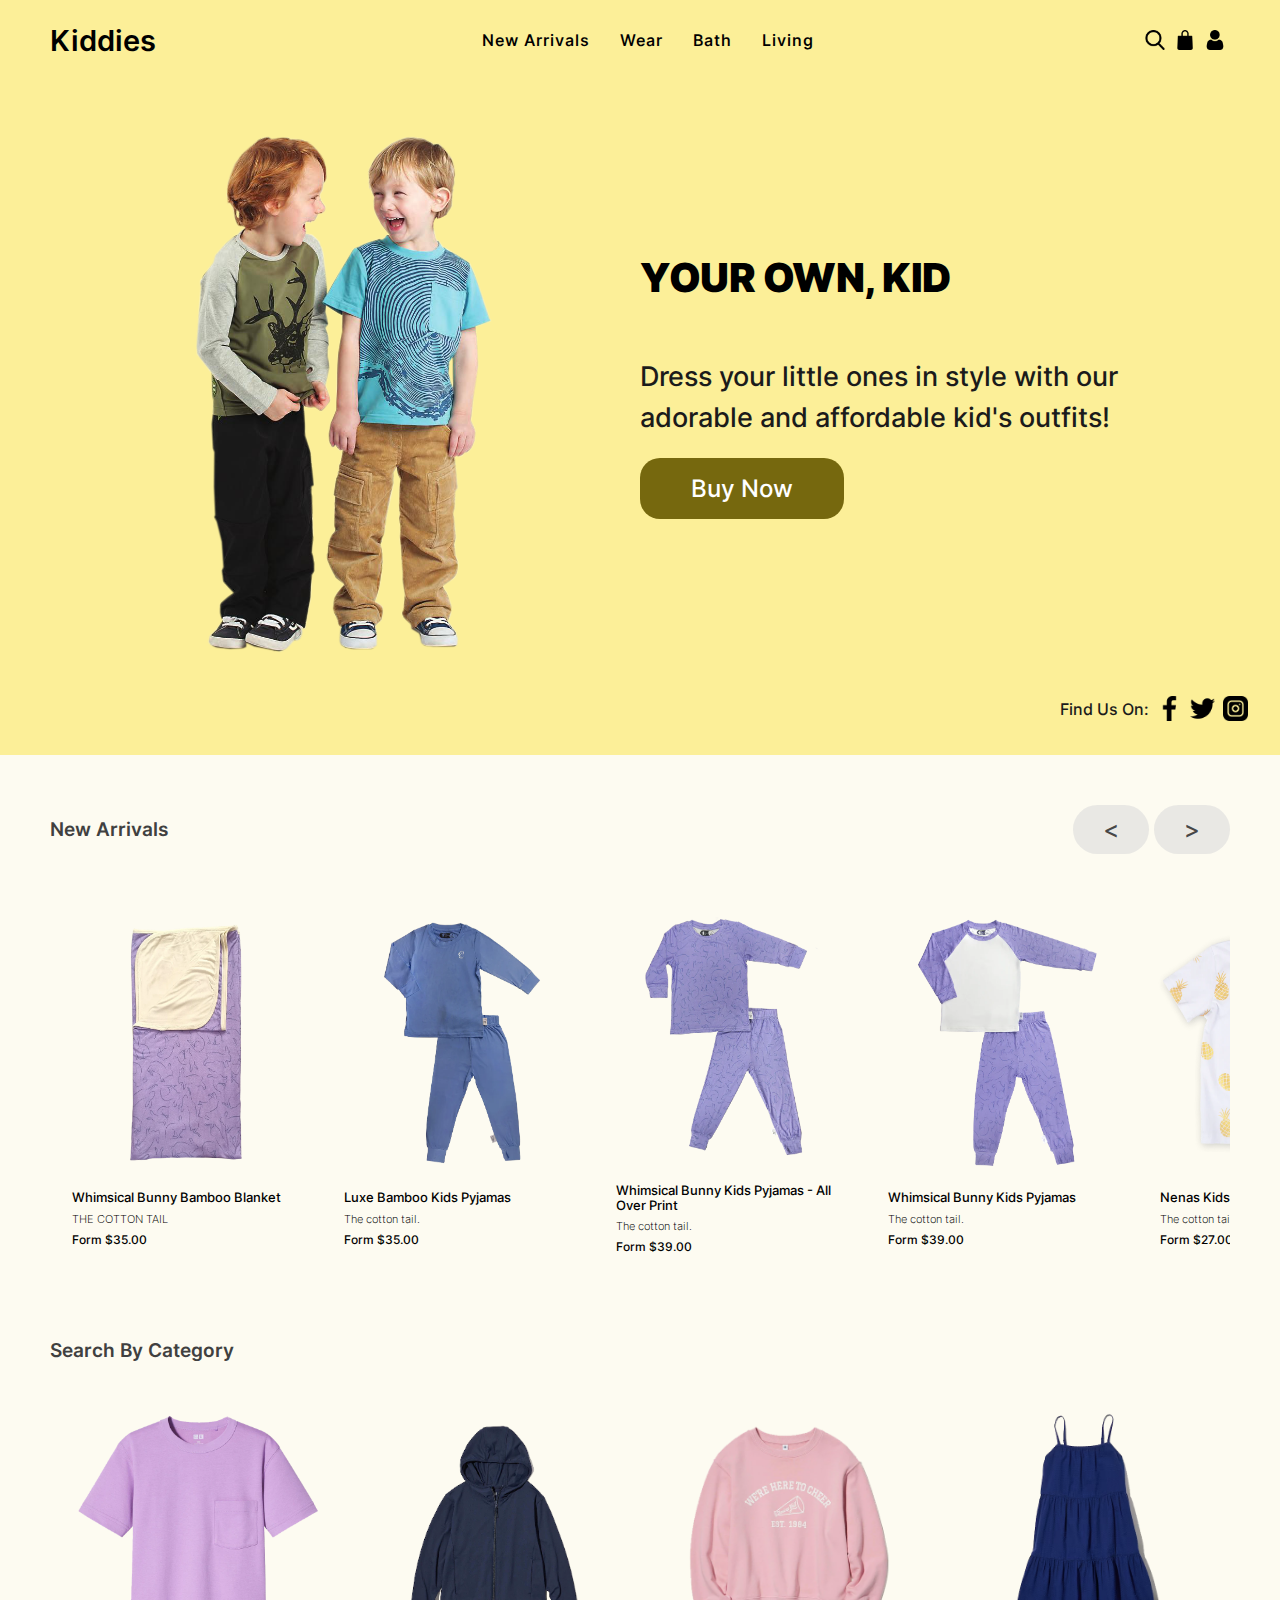
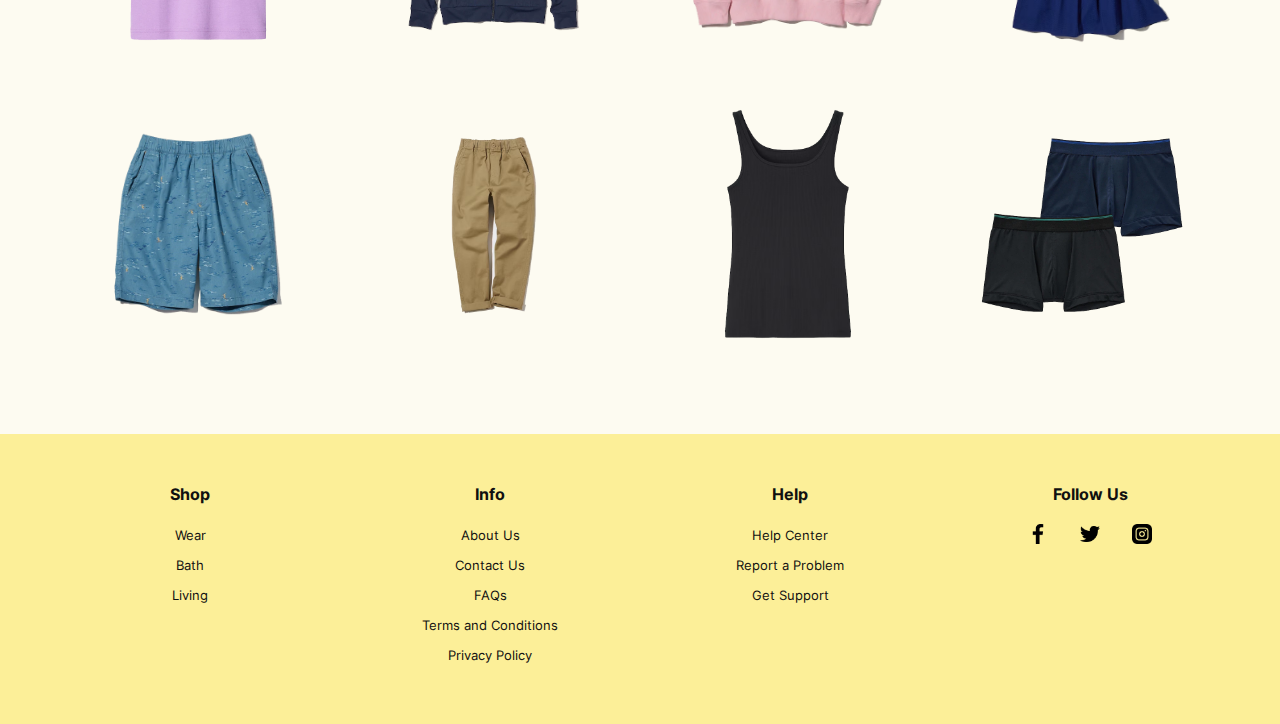
<file: index.html>
<!DOCTYPE html>
<html lang="en" dir="ltr">
  <head>
    <meta charset="utf-8">
    <link rel="stylesheet" href="style/style.css">
    <link rel="stylesheet" href="https://cdnjs.cloudflare.com/ajax/libs/font-awesome/5.15.2/css/all.min.css"/>
    <meta name="viewport" content="width=device-width, initial-scale=1.0">
    <meta name="theme-color" content="#FCEF98">
  </head>
  <body>
    <div class="container">
      <input type="checkbox" id="click">
      <input type="checkbox" id="search">
    <nav class="nav-hero">
      <div class="logo"><a href="index.html">Kiddies</a></div>
      <ul id="menu">
        <li class="search-fn"><a href="new.html">New Arrivals</a></li>
        <li class="search-fn"><a href="#">Wear</a></li>
        <li class="search-fn"><a href="#">Bath</a></li>
        <li class="search-fn"><a href="#">Living</a></li>
        <li class="ico-menu-mobile"><a href="#" >Profile</a></li>
        <div class="search ico-menu-mobile">
          <input type="text" placeholder="Search">
          <label for="search" class="menu-desktop">
            <img src="resource/img/reject.png" alt="" id="ico-search-cancel">
          </label>
        </div>
      </ul>
      <div class="ico-nav">
        <label for="search">
          <img src="resource/img/search.png" alt="" id="ico-search" class="menu-desktop">
        </label>
        <img src="resource/img/bag.png" alt="">
        <img src="resource/img/user.png" alt="" class="menu-desktop">
        <label for="click" class="menu-btn ico-menu-mobile">
          <i class="fa fa-bars"></i>
        </label>
      </div>
    </nav>

    <div class="content-index">
      <section class="section-hero">
        <div class="hero">
          <div class="hero-img-box">
            <img src="resource/index/img/kids.png" alt="Woman enjoying food, meals in storage container, and food bowls on a table" class="hero-img" />
          </div>
          <div class="hero-text-box">
            <h1 class="heading-primary">
              YOUR OWN, KID
            </h1>
            <p class="hero-description">
              Dress your little ones in style with our adorable and affordable kid's outfits!
            </p>
            <a href="new.html" class="buy-btn btn--fill">Buy Now
            </a>
          </div>
          
        </div>
        <div class="hero-contact">
          <p>
            Find Us On:
          </p>
          <a href=""><img src="resource/img/facebook.png" alt=""></a>
          <a href=""><img src="resource/img/twitter.png" alt=""></a>
          <a href=""><img src="resource/img/instagram.png" alt=""></a>
        </div>
      </section>
      <div class="container-index">
        <div class="new-arrival-browse">
          <div class="top-new-arrival-browse">
            <h3>New Arrivals</h3>
            <div class="new-arrval-scroll-btn">
              <button id="slideLeft" type="button" onclick="index_scrollLeft()">&lt</button>
              <button id="slideRight" type="button" onclick="index_scrollRight()">&gt</button>
            </div>
          </div>
          <div class="browse-scrolling-wrapper" id="newarrval-browse-scrolling-wrapper">
           
            <a class="card" href="./products/Whimsical-Bunny-Bamboo-Blanket.html">
              <div class="mainimage">
                <img src="resource/card/img/Blanket-Purplecopy.jpg">
              </div>
              <h4>Whimsical Bunny Bamboo Blanket</h4>
              <div class="infoproduct">THE COTTON TAIL</div>
              <div class="price">Form $35.00</div>     
            </a>
            <a class="card" href="#">
              <div class="mainimage">
              <img src="resource/card/img/KidsPyjamas2YBluecopy-3.png">
              </div>
              <h4>Luxe Bamboo Kids Pyjamas</h4>
              <div class="infoproduct">The cotton tail.</div>
              <div class="price">Form $35.00</div>
           
            </a>
            <a class="card" href="#">
              <div class="mainimage">
              <img src="resource/card/img/KidsPyjamas2YPurplecopy-4_9651c843-cb1c-444a-ad5a-7de09e6c83a7.png">
              </div>
              <h4>Whimsical Bunny Kids Pyjamas - All Over Print</h4>
              <div class="infoproduct">The cotton tail.</div>
              <div class="price">Form $39.00</div>
            </a>
            
            <a class="card" href="#">
              <div class="mainimage">
              <img src="resource/card/img/KidsPyjamasPrintedSleve2YPurple-1_b7011c9d-1867-4db7-a0e0-1290c751f648.png">
              </div>
              <h4>Whimsical Bunny Kids Pyjamas</h4>
              <div class="infoproduct">The cotton tail.</div>
              <div class="price">Form $39.00</div>

            </a>
            <a class="card" href="#">
              <div class="mainimage">
                <img src="resource/card/img/NenasKids-WhiteFront.png">
              </div>
              <h4>Nenas Kids Tshirt - White</h4>
              <div class="infoproduct">The cotton tail.</div>
              <div class="price">Form $27.00</div>       
            </a>
            <a class="card" href="#">
              <div class="mainimage">
                <img src="resource/card/img/Shorttall0-3mPurplecopy-7.png">
              </div>
              <h4>Whimsical Bunny Zip Shortall</h4>
              <div class="infoproduct">The cotton tail.</div>
              <div class="price">Form $35.00</div>      
            </a>
            <a class="card" href="#">
              <div class="mainimage">
                <img src="resource/card/img/Stella-Kids1-3Y.png">
              </div>
              <h4>Stella Galaxy Toddler Tshirt</h4>
              <div class="infoproduct">The cotton tail.</div>
              <div class="price">Form $29.00</div>    
            </a>
            <a class="card card-view-all" href="new.html"><h6>View All</h6></a>
           
          </div>
        </div>
        <div class="category-browse">
        <h3>Search By Category</h3>
        <div class="category-card">
           <a href="#" class="category-card-element">
              <div class="category-card-element-title">
               TOP
              </div>
              <img src="resource/index/img/top.png" alt="">
            </a>
           <a href="#" class="category-card-element">
            <div class="category-card-element-title">
              OUTERWEAR
             </div>
             <img src="resource/index/img/outerwear.png" alt="">
            </a>
           <a href="#" class="category-card-element">
            <div class="category-card-element-title">
              SWEAT
             </div>
             <img src="resource/index/img/sweat.png" alt="">
            </a>
         <a href="#" class="category-card-element">
          <div class="category-card-element-title">
            DRESS
           </div>
           <img src="resource/index/img/dress.png" alt="">
          </a>
       <a href="#" class="category-card-element">
        <div class="category-card-element-title">
         SHORTS
        </div>
        <img src="resource/index/img/shorts.png" alt="">
      </a>
     <a href="#" class="category-card-element">
      <div class="category-card-element-title">
        PANTS
       </div>
       <img src="resource/index/img/pants.png" alt="">
      </a>
     <a href="#" class="category-card-element">
      <div class="category-card-element-title">
        BRA & BRATOP
       </div>
       <img src="resource/index/img/bra.png" alt="">
      </a>
   <a href="#" class="category-card-element">
    <div class="category-card-element-title">
      BRIEFS & BOXERS
     </div>
     <img src="resource/index/img/briefsandboxes.png" alt="">
    </a>
        </div>
      </div>
      </div>
     
     
    </div>

    <footer>
      <div class="f_container">
        <div class="footer-section">
          <h4>Shop</h4>
          <ul>
            <li><a href="#">Wear</a></li>
            <li><a href="#">Bath</a></li>
            <li><a href="#">Living</a></li>
          </ul>
        </div>
        <div class="footer-section">
          <h4>Info</h4>
          <ul>
            <li><a href="#">About Us</a></li>
            <li><a href="#">Contact Us</a></li>
            <li><a href="#">FAQs</a></li>
            <li><a href="#">Terms and Conditions</a></li>
            <li><a href="#">Privacy Policy</a></li>
          </ul>
        </div>
        <div class="footer-section">
          <h4>Help</h4>
          <ul>
            <li><a href="#">Help Center</a></li>
            <li><a href="#">Report a Problem</a></li>
            <li><a href="#">Get Support</a></li>
          </ul>
        </div>
        <div class="footer-section">
          <h4>Follow Us</h4>
          <ul class="contact-footer">
            <li><a href=""><img src="resource/img/facebook.png" alt=""></a></li>
            <li><a href=""><img src="resource/img/twitter.png" alt=""></a></li>
            <li><a href=""><img src="resource/img/instagram.png" alt=""></a></li>
          </ul>
        </div>
      </div>
    </footer>
    
    
  </div>
  <script src="style/style.js"></script>
  </body>
</html>
</file>
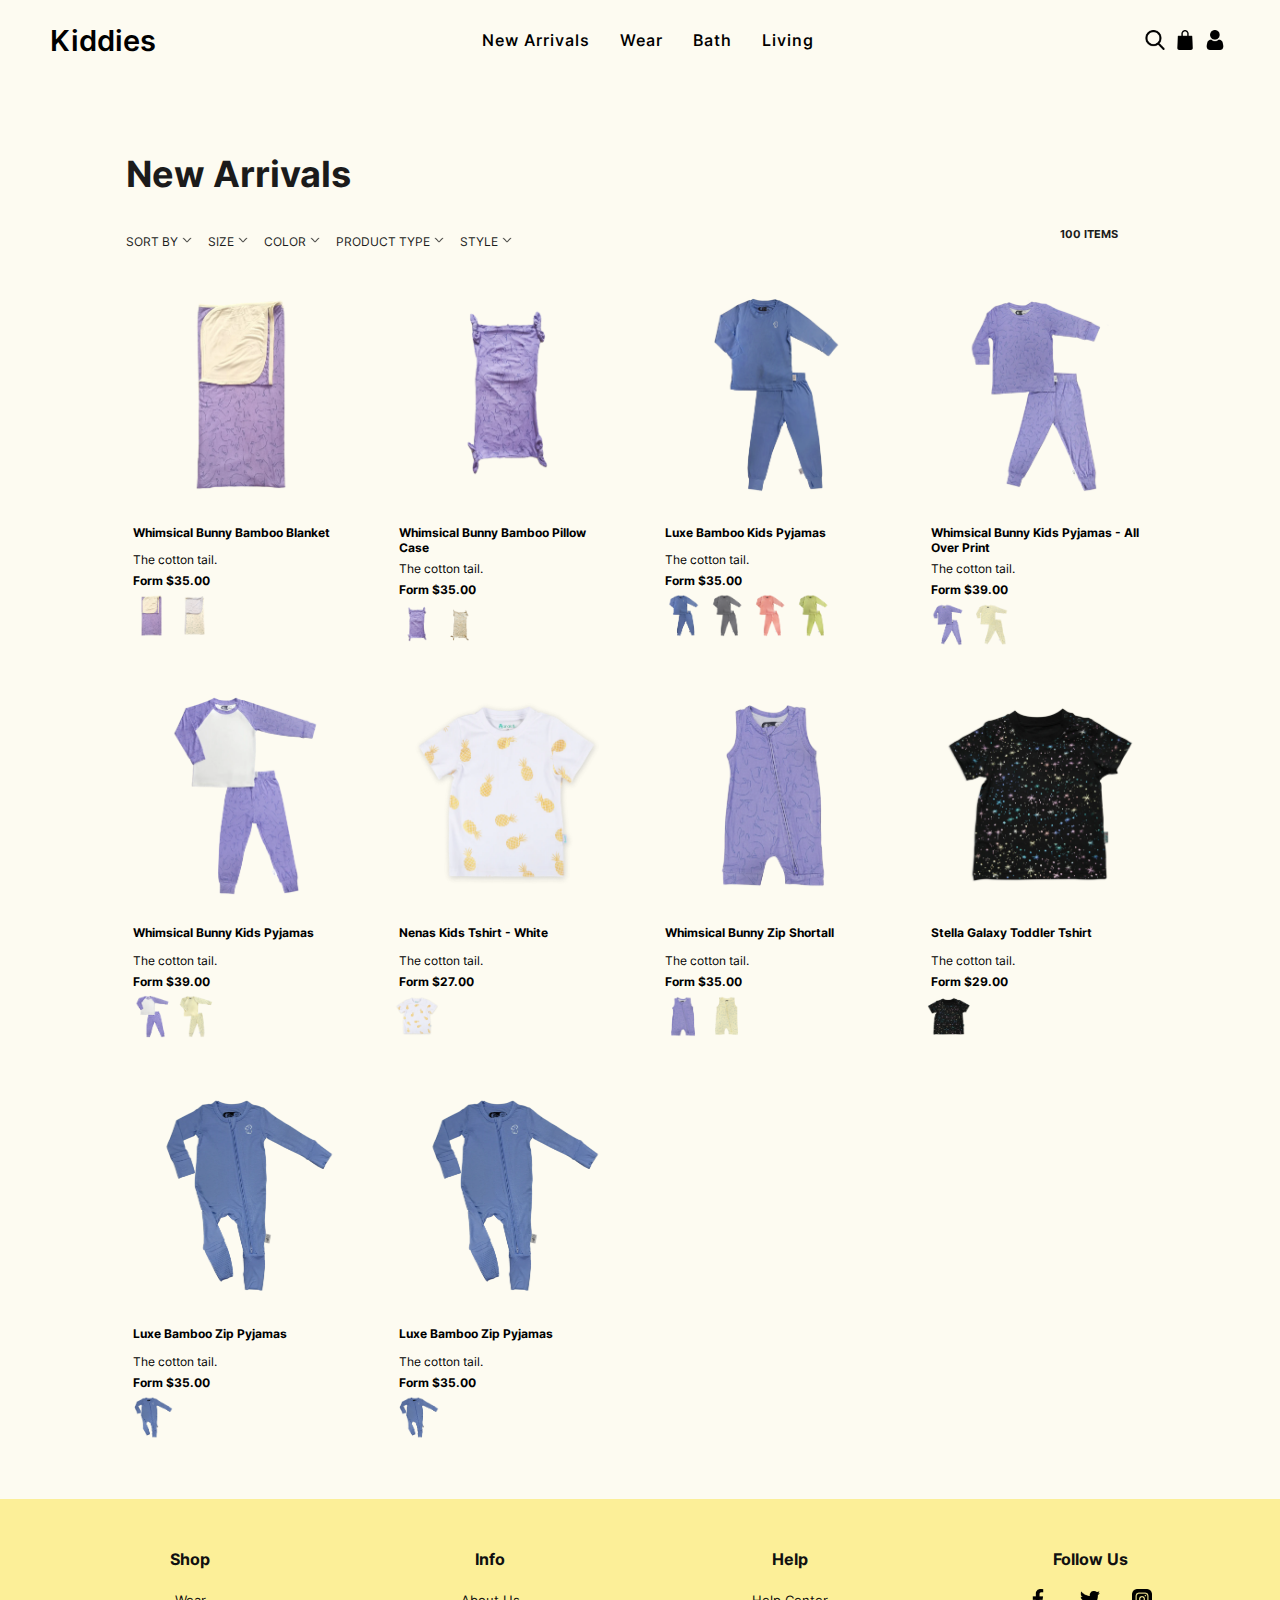
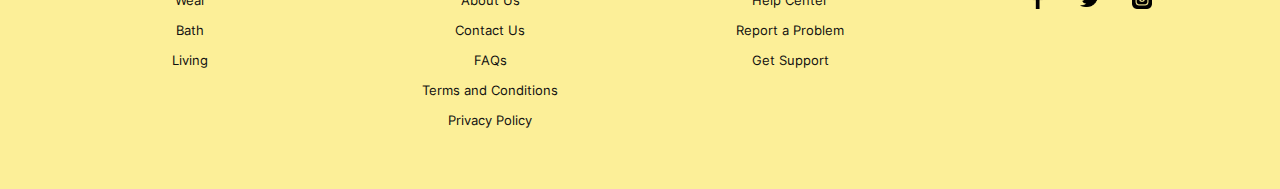
<file: new.html>
<!DOCTYPE html>
<html lang="en" dir="ltr">
  <head>
    <meta charset="utf-8">
    <link rel="stylesheet" href="style/style.css">
    <link rel="stylesheet" href="https://cdnjs.cloudflare.com/ajax/libs/font-awesome/5.15.2/css/all.min.css"/>
    <meta name="viewport" content="width=device-width, initial-scale=1.0">
    <meta name="theme-color" content="#FDFBF1">
  </head>
  <body>
    <div class="container">
      <input type="checkbox" id="click">
      <input type="checkbox" id="search">
      <nav>
        <div class="logo"><a href="index.html">Kiddies</a></div>
        <ul id="menu">
          <li class="search-fn"><a href="new.html">New Arrivals</a></li>
          <li class="search-fn"><a href="#">Wear</a></li>
          <li class="search-fn"><a href="#">Bath</a></li>
          <li class="search-fn"><a href="#">Living</a></li>
          <li class="ico-menu-mobile"><a href="#" >Profile</a></li>
          <div class="search ico-menu-mobile">
            <input type="text" placeholder="Search">
            <label for="search" class="menu-desktop">
              <img src="resource/img/reject.png" alt="" id="ico-search-cancel">
            </label>
          </div>
        </ul>
        <div class="ico-nav">
          <label for="search">
            <img src="resource/img/search.png" alt="" id="ico-search" class="menu-desktop">
          </label>
          <img src="resource/img/bag.png" alt="">
          <img src="resource/img/user.png" alt="" class="menu-desktop">
          <label for="click" class="menu-btn ico-menu-mobile">
            <i class="fa fa-bars"></i>
          </label>
        </div>
      </nav>



    <div class="content">
      <div class="topfilter">
        <h3>New Arrivals</h3>
        <div class="row">
            <ul>
                <li>SORT BY<img src="resource/img/down-arrow.png"></li>
                <li>SIZE<img src="resource/img/down-arrow.png"></li>
                <li>COLOR<img src="resource/img/down-arrow.png"></li>
                <li>PRODUCT TYPE<img src="resource/img/down-arrow.png"></li>
                <li>STYLE<img src="resource/img/down-arrow.png"></li>
            </ul>
            <h4>100 ITEMS</h4>
        </div>

      </div>
      <div class="card-container">
        <a class="card" href="./products/Whimsical-Bunny-Bamboo-Blanket.html">
          <div class="mainimage">
            <img src="resource/card/img/Blanket-Purplecopy.jpg">
          </div>
          <h4>Whimsical Bunny Bamboo Blanket</h4>
          <div class="infoproduct">The cotton tail.</div>
          <div class="price">Form $35.00</div>
          <div class="containimg">
            <img src="resource/card/img/Blanket-Purplecopy.jpg">
            <img src="resource/card/img/Blanket-Yellowcopy.png">
          </div>        
        </a>

        
        <a class="card" href="#">
          <div class="mainimage">
          <img src="resource/card/img/20221206_155318_mh1670347618729.png">
          </div>
          <h4>Whimsical Bunny Bamboo Pillow Case</h4>
          <div class="infoproduct">The cotton tail.</div>
          <div class="price">Form $35.00</div>
          <div class="containimg">
            <img src="resource/card/img/20221206_155318_mh1670347618729.png">
            <img src="resource/card/img/20221206_155529_mh1670347688756.png">
          </div>
        </a>
        <a class="card" href="#">
          <div class="mainimage">
          <img src="resource/card/img/KidsPyjamas2YBluecopy-3.png">
          </div>
          <h4>Luxe Bamboo Kids Pyjamas</h4>
          <div class="infoproduct">The cotton tail.</div>
          <div class="price">Form $35.00</div>
          <div class="containimg">
            <img src="resource/card/img/KidsPyjamas2YBluecopy-3.png">
            <img src="resource/card/img/KidsPyjamas2YCharcoalcopy-1.png">
            <img src="resource/card/img/KidsPyjamas2YCoralcopy-3.png">
            <img src="resource/card/img/KidsPyjamas2YGreencopy-5.png">
          </div>
        </a>
        <a class="card" href="#">
          <div class="mainimage">
          <img src="resource/card/img/KidsPyjamas2YPurplecopy-4_9651c843-cb1c-444a-ad5a-7de09e6c83a7.png">
          </div>
          <h4>Whimsical Bunny Kids Pyjamas - All Over Print</h4>
          <div class="infoproduct">The cotton tail.</div>
          <div class="price">Form $39.00</div>
          <div class="containimg">
            <img src="resource/card/img/KidsPyjamas2YPurplecopy-4_9651c843-cb1c-444a-ad5a-7de09e6c83a7.png">
            <img src="resource/card/img/KidsPyjamas2YYellowcopy-4_a62dd382-5dc8-4c66-b51e-09eee2dc6926.png">
          </div>
        </a>
        
        <a class="card" href="#">
          <div class="mainimage">
          <img src="resource/card/img/KidsPyjamasPrintedSleve2YPurple-1_b7011c9d-1867-4db7-a0e0-1290c751f648.png">
          </div>
          <h4>Whimsical Bunny Kids Pyjamas</h4>
          <div class="infoproduct">The cotton tail.</div>
          <div class="price">Form $39.00</div>
          <div class="containimg">
            <img src="resource/card/img/KidsPyjamasPrintedSleve2YPurple-1_b7011c9d-1867-4db7-a0e0-1290c751f648.png">
            <img src="resource/card/img/KidsPyjamasPrintedSleve2YYellow-1_f81c34d8-2947-4ad5-bde2-2a467f3834ba.png">
          </div>
        </a>
        <a class="card" href="#">
          <div class="mainimage">
            <img src="resource/card/img/NenasKids-WhiteFront.png">
          </div>
          <h4>Nenas Kids Tshirt - White</h4>
          <div class="infoproduct">The cotton tail.</div>
          <div class="price">Form $27.00</div>
          <div class="containimg">
            <img src="resource/card/img/NenasKids-WhiteFront.png">
          </div>        
        </a>
        <a class="card" href="#">
          <div class="mainimage">
            <img src="resource/card/img/Shorttall0-3mPurplecopy-7.png">
          </div>
          <h4>Whimsical Bunny Zip Shortall</h4>
          <div class="infoproduct">The cotton tail.</div>
          <div class="price">Form $35.00</div>
          <div class="containimg">
            <img src="resource/card/img/Shorttall0-3mPurplecopy-7.png">
            <img src="resource/card/img/Shorttall0-3mYellowcopy-7.png">
          </div>        
        </a>
        <a class="card" href="#">
          <div class="mainimage">
            <img src="resource/card/img/Stella-Kids1-3Y.png">
          </div>
          <h4>Stella Galaxy Toddler Tshirt</h4>
          <div class="infoproduct">The cotton tail.</div>
          <div class="price">Form $29.00</div>
          <div class="containimg">
            <img src="resource/card/img/Stella-Kids1-3Y.png">
          </div>        
        </a>
        <a class="card" href="#">
          <div class="mainimage">
            <img src="resource/card/img/ZipSuit0-3mBluecopy-7.png">
          </div>
          <h4>Luxe Bamboo Zip Pyjamas</h4>
          <div class="infoproduct">The cotton tail.</div>
          <div class="price">Form $35.00</div>
          <div class="containimg">
            <img src="resource/card/img/ZipSuit0-3mBluecopy-7.png">
          </div>        
        </a>
        <a class="card" href="#">
          <div class="mainimage">
            <img src="resource/card/img/ZipSuit0-3mBluecopy-7.png">
          </div>
          <h4>Luxe Bamboo Zip Pyjamas</h4>
          <div class="infoproduct">The cotton tail.</div>
          <div class="price">Form $35.00</div>
          <div class="containimg">
            <img src="resource/card/img/ZipSuit0-3mBluecopy-7.png">
          </div>        
        </a>
      </div> 
    </div>
     
    </div>

    <footer>
      <div class="f_container">
        <div class="footer-section">
          <h4>Shop</h4>
          <ul>
            <li><a href="#">Wear</a></li>
            <li><a href="#">Bath</a></li>
            <li><a href="#">Living</a></li>
          </ul>
        </div>
        <div class="footer-section">
          <h4>Info</h4>
          <ul>
            <li><a href="#">About Us</a></li>
            <li><a href="#">Contact Us</a></li>
            <li><a href="#">FAQs</a></li>
            <li><a href="#">Terms and Conditions</a></li>
            <li><a href="#">Privacy Policy</a></li>
          </ul>
        </div>
        <div class="footer-section">
          <h4>Help</h4>
          <ul>
            <li><a href="#">Help Center</a></li>
            <li><a href="#">Report a Problem</a></li>
            <li><a href="#">Get Support</a></li>
          </ul>
        </div>
        <div class="footer-section">
          <h4>Follow Us</h4>
          <ul class="contact-footer">
            <li><a href=""><img src="resource/img/facebook.png" alt=""></a></li>
            <li><a href=""><img src="resource/img/twitter.png" alt=""></a></li>
            <li><a href=""><img src="resource/img/instagram.png" alt=""></a></li>
          </ul>
        </div>
      </div>
    </footer>
    
    
  </div>

  <script src="style/style.js"></script>

  </body>
</html>
</file>
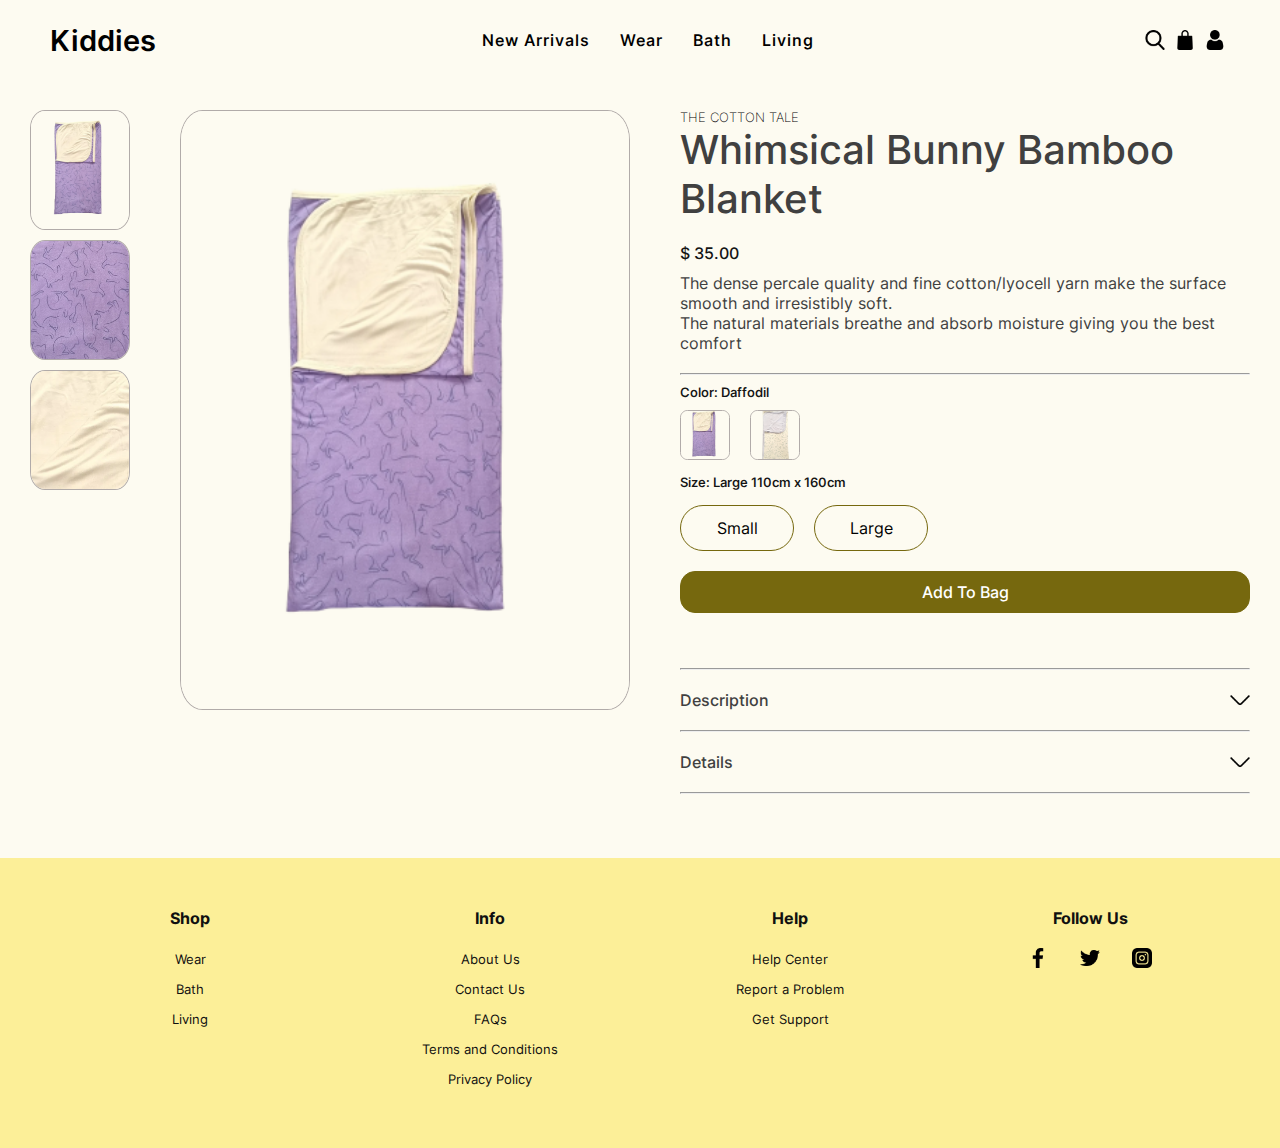
<file: products/Whimsical-Bunny-Bamboo-Blanket.html>
<!DOCTYPE html>
<html lang="en" dir="ltr">
  <head>
    <meta charset="utf-8">
    <link rel="stylesheet" href="../style/style.css">
    <link rel="stylesheet" href="https://cdnjs.cloudflare.com/ajax/libs/font-awesome/5.15.2/css/all.min.css"/>
    <meta name="viewport" content="width=device-width, initial-scale=1.0">
    <meta name="theme-color" content="#FDFBF1">
  </head>
  <body>
    <div class="container">
      <input type="checkbox" id="click">
      <input type="checkbox" id="search">
      <nav>
        <div class="logo"><a href="../index.html">Kiddies</a></div>
        <ul id="menu">
          <li class="search-fn"><a href="../new.html">New Arrivals</a></li>
          <li class="search-fn"><a href="#">Wear</a></li>
          <li class="search-fn"><a href="#">Bath</a></li>
          <li class="search-fn"><a href="#">Living</a></li>
          <li class="ico-menu-mobile"><a href="#" >Profile</a></li>
          <div class="search ico-menu-mobile">
            <input type="text" placeholder="Search">
            <label for="search" class="menu-desktop">
              <img src="../resource/img/reject.png" alt="" id="ico-search-cancel">
            </label>
          </div>
        </ul>
        <div class="ico-nav">
          <label for="search">
            <img src="../resource/img/search.png" alt="" id="ico-search" class="menu-desktop">
          </label>
          <img src="../resource/img/bag.png" alt="">
          <img src="../resource/img/user.png" alt="" class="menu-desktop">
          <label for="click" class="menu-btn ico-menu-mobile">
            <i class="fa fa-bars"></i>
          </label>
        </div>
      </nav>
    <main class="product-details">
      <div class="box1">
        <div class="item item1">
          <img src="../resource/product/img/item2.png">
        </div>
        <div class="item item2">
          <img src="../resource/product/img/item2-2.png">
        </div>
        <div class="item item3">
          <img src="../resource/product/img/item2-3.png">
        </div>
     
      </div>
      <div class="box2">
        <img src="../resource/product/img/item2.png">
      </div>

      <div class="box3">
        <div class="txt1">THE COTTON TALE</div>
        <div class="txt2">Whimsical Bunny Bamboo Blanket</div>
        <div class="txt3">$ 35.00</div>
        <div class="txt4">
          The dense percale quality and fine cotton/lyocell yarn make the
          surface smooth and irresistibly soft. <br>The natural materials breathe
          and absorb moisture giving you the best comfort
        </div>
        <hr>
        <div class="txt5">Color: Daffodil </div>
        <div class="photo">
          <div class="p1 photo1">
            <img src="../resource/product/img/item2.png">
          </div>
          <div class="p2 photo1">
            <img src="../resource/product/img/item1.png">
          </div>
        </div>
        <div class="txt6">Size: Large 110cm x 160cm</div>
        <div class="bt">
          <div class="b b1">Small</div>
          <div class="b b2">Large</div>
        </div>
        <div class="b b3"><a href="">Add To Bag</a></div>
        <br><hr>
        <div class="box4">
          <div class="txt7">Description</div>
          <div class="angleDown">
          <img src="../resource/img/angle-down.png">  
          </div>
        </div>
        <hr>
        <div class="box4">
        <div class="txt8">Details</div>
        <div class="angleDown">
          <img src="../resource/img/angle-down.png">   
        </div>
       </div> 
        <hr>
    </main>



    <footer>
      <div class="f_container">
        <div class="footer-section">
          <h4>Shop</h4>
          <ul>
            <li><a href="#">Wear</a></li>
            <li><a href="#">Bath</a></li>
            <li><a href="#">Living</a></li>
          </ul>
        </div>
        <div class="footer-section">
          <h4>Info</h4>
          <ul>
            <li><a href="#">About Us</a></li>
            <li><a href="#">Contact Us</a></li>
            <li><a href="#">FAQs</a></li>
            <li><a href="#">Terms and Conditions</a></li>
            <li><a href="#">Privacy Policy</a></li>
          </ul>
        </div>
        <div class="footer-section">
          <h4>Help</h4>
          <ul>
            <li><a href="#">Help Center</a></li>
            <li><a href="#">Report a Problem</a></li>
            <li><a href="#">Get Support</a></li>
          </ul>
        </div>
        <div class="footer-section">
          <h4>Follow Us</h4>
          <ul class="contact-footer">
            <li><a href=""><img src="../resource/img/facebook.png" alt=""></a></li>
            <li><a href=""><img src="../resource/img/twitter.png" alt=""></a></li>
            <li><a href=""><img src="../resource/img/instagram.png" alt=""></a></li>
          </ul>
        </div>
      </div>
    </footer>
    
    
  </div>

  <script src="../style/style.js"></script>

  </body>
</html>
</file>
<file: style/style.css>
@font-face {
  font-family: Inter;
  src: url(../style/Inter.ttf);
}
*{
  margin: 0;
  box-sizing: border-box;
  font-family: 'Inter';
} 
body {
  background-color: #FCEF98;
}
.container {
  display: flex;
  flex-direction: column;
  min-height: 100vh;
}
.container-index {
  padding: 50px 50px 50px 50px;
}


/* Nav */
.nav-hero {
  background-color: #FCEF98;
}
nav{
  display: flex;
  height: 80px;
  width: 100%;
  background: transparent;
  align-items: center;
  justify-content:space-between;
  padding: 0 50px 0 50px;
  flex-wrap: wrap;
  background-color:#FDFBF1 ;
}
nav .logo a{
  text-decoration: none;
  color: #000000;
  font-size: 1.8rem;
  font-weight: 600;
}
.menu{
  display: flex;
}
nav ul{
  display: flex;
  flex-wrap: wrap;
  list-style: none;
  padding-inline-start: 0;
}
nav ul li a{
  color: #000000;
  text-decoration: none;
  font-size: 1rem;
  font-weight: 550;
  padding: 8px 15px;
  border-radius: 5px;
  letter-spacing: 1px;
  transition: all 0.3s ease;
}
@media (hover: hover) and (pointer: fine) {
  nav ul li a.active,
  nav ul li a:hover{
    color: #111;
    font-size: 1.2rem;
  }
}
nav .menu-btn i{
  color: black;
  font-size: 22px;
  cursor: pointer;
  text-align: center;
}
nav .ico-nav .menu-btn i{
  margin-left: 5px;
  margin-right: 5px;
  transition: all 0.3s ease;
}
.menu-desktop{
  display: block;
}
.ico-nav{
 display: flex;
 justify-content: space-between;
}

.ico-nav img{
  cursor: pointer;
  width: 20px;
  height: 20px;
  margin-left: 5px;
  margin-right: 5px;
  transition: 0.3s ease;
}
@media (hover: hover) and (pointer: fine) {
  .ico-nav img:hover{
    width: 25px;
    height: 25px;
  }
  .search label img:hover{
    cursor: pointer;
    width: 25px;
    height: 25px;
    margin-left: 5px;
    margin-right: 5px;
  }

  .ico-nav img:hover{
    width: 25px;
    height: 25px;
  }
}
.search label img{
  display: flex;
  cursor: pointer;
  width: 20px;
  height: 20px;
  margin-left: 5px;
  margin-right: 5px;
  transition: 0.3s ease;

}
.ico-menu-mobile {
  display: none;
 }
.search{
  justify-content: space-between;
  align-items: center;
  transition: 0.3s cubic-bezier(0.68, -0.55, 0.265, 1.55);
}
.search input{
  min-width: 300px;
  min-height: 30px;
  background-color: transparent;
  border-color: #000000;
  border-style: solid;
  border-width: 2px;
  border-radius: 5px;
  Transition: all 0.3s ease;
  outline: none;
}

#click {
  display: none;
}
#search {
  display: none;
}

#search:checked ~ nav #menu .search-fn{
 display: none;
 }
#search:checked ~ nav #menu .search{
  display: flex;
}

@media (max-width: 1000px){
  nav{
    padding: 0 30px 0 30px;
  }
}
@media (max-width: 800px) {
   .ico-menu-mobile {
    display: block;
   }
   .ico-menu-mobile input{
    min-height: 50px;
    align-items: center;
    width: auto;
    background-color: #FCEF98;
    border-color: #000000;
    border-style: solid;
    border-width: 2px;
    border-radius: 5px;
    Transition: all 0.3s ease;
    outline: none;
    min-width: 125px !important;
   }
   .menu-btn{
    margin-left: 3px;
   }
   .menu-desktop{
    display: none;
  }
  nav .ico-nav-mobile .menu-btn{
    margin-left: 8px;
    display: block;

  }

  #click:checked ~ nav{
   background-color: #FCEF98;
  }
  
  #click:checked ~ nav .menu-btn i:before{
    content: "\f00d";
  }
 
  nav ul{
    position: fixed;
    top: 80px;
    left: -100%;
    background: #FCEF98;
    height: 100vh;
    width: 100%;
    text-align: center;
    align-items: center;
    display: block;
    transition: all 0.3s ease;
  }
  #click:checked ~ nav ul{
    background-color: #FCEF98;
    left: 0;
  }
  nav ul li{
    width: 100%;
    margin: 40px 0;
  }
  nav ul li a{
    width: 100%;
    margin-left: -100%;
    display: block;
    font-size: 1rem;
    transition: 0.3s cubic-bezier(0.68, -0.55, 0.265, 1.55);
  }
  #click:checked ~ nav ul li a{
    margin-left: 0px;
  }
  #click:checked ~ .content-index{
    display: none;
  }
  #click:checked ~ .content{
    display: none;
  }
  #click:checked ~ .product-details{
    display: none;
  }
  #click:checked ~ footer{
    display: none;
  }


  @media (hover: hover) and (pointer: fine) {
  nav ul li a.active,
  nav ul li a:hover{
    background: none;
    font-size: 1.2rem;
  }}
  .search{
    display: block !important;
  }
  .search-fn{
    display: block !important;
    }
}

/* Nav */

/* Content */

/*product-detail*/

.product-details {
  display: flex;
  justify-content: space-around;
  padding: 30px 30px;
  background-color: #FDFBF1;
  /* border: solid; */
  padding-bottom: 5%;
  flex: 1;
  gap: 50px;
}
.txt1 {
  font-weight: 200;
  font-size: 0.8rem;
}
.txt2{
  font-weight: 500;
  font-size: 2.5rem;
  color: #404040;
  margin-bottom: 20px;
}
.txt3{
  font-weight: 500;
  font-size: 1rem;
  color: #141414;
  margin-bottom: 10px;
}
.txt4{
  font-weight: 400;
  font-size: 1rem;
  color: #404040;
  margin-bottom: 20px;
}
.txt5{
  color: #141414;
  font-size: 0.8rem;
  font-weight: 550;
  margin-top: 10px;
  margin-bottom: 10px;
}
.txt6{
  color: #141414;
  font-size: 0.8rem;
  font-weight: 550;
  margin-bottom: 15px;
}
.txt7{
  font-weight: 500;
  font-size: 1rem;
  color: #404040;
  margin-bottom: 20px;
  margin-top: 20px;
  /* border: solid; */
}
.txt8{
  font-weight: 500;
  font-size: 1rem;
  color: #404040;
  margin-bottom: 20px;
  margin-top: 20px;
  /* border: solid; */
}
.angleDown{
  width: 20px;
  height: 20px;
  /* border: solid; */
}
.angleDown img {
  width: auto;
  height: 100%;
}
.box1 {

  display: flex;
  flex-direction: column;
  gap: 10px;
}
.item {
  width: 100px;
  height: 120px;
  /* border: solid; */
  border-radius: 15;
}
.item1 img{
  width: 100%;
  height: 100%;
  border: solid 1px;
  border-color: rgb(177, 171, 169);
  border-radius: 15%;
  object-fit: cover;
}
.item2 img{
  width: 100%;
  height: 100%;
  border: solid 1px;
  border-color: rgb(177, 171, 169);
  border-radius: 15%;
  object-fit: cover;
}
.item3 img{
  width: 100%;
  height: 100%;
  border: solid 1px;
  border-color: rgb(177, 171, 169);
  border-radius: 15%;
  object-fit: cover;
}
.item4 img{
  display: none;
  width: 100%;
  height: 100%;
  border: solid 1px;
  border-color: rgb(177, 171, 169);
  border-radius: 15%;
  object-fit: cover;
}
.box2 {
  display: flex;
  height: 600px;
  /* border: solid; */
  border-radius: 15;

}
.box2 img{
  width: 450px;
  height: 600px;
  border: solid 1px;
  border-color: rgb(177, 171, 169);
  border-radius: 5%;
  object-fit: cover;
}
.box3 {
  display: flex;
  /* border: solid; */
  flex-direction: column;
}
.box4 {
  display: flex;
  justify-content: space-between;
  /* border: solid; */
  align-items: center;
}
.photo {
  display: flex;
  margin-bottom: 15px;
  gap: 20px;
}
.bt {
  display: flex;
  gap: 20px;
  /* border: solid; */
  margin-bottom: 20px;
}
.photo{
  /* border: solid; */
  display: flex;
}
.photo1{
  border: grid;
  width: 50px;
  height: 50px;
}
.photo1 img{
  width: 100%;
  height: 100%;
  border: solid 1px;
  border-color: rgb(177, 171, 169);
  border-radius: 15%;
  object-fit: cover;
}

.b1{
  width: 20%;
  min-width: 98px;
  padding: 12px 0 12px 0;
  border: solid 1px #76680E;;
  border-radius: 25px;
  text-align: center;
}
.b2{
  width: 20%;
  min-width: 98px;
  padding: 12px 0 12px 0;
  border: solid 1px #76680E;;
  border-radius: 25px;
  text-align: center;
}
.b3{
  width: 100%;
  background-color: #76680E;
  border: solid 1px #76680E;;
  border-radius: 15px;
  text-align: center;
  max-height: 50px;
  padding: 10px 0 10px 0;
  margin-bottom: 35px;
}
.b3 a {
  color: white;
  /* padding: 8px 16px; */
  /* border: solid; */
  font-weight: 500;
  border-radius: 15;
  text-decoration: none;
}
@media (max-width: 1200px){
  .box2 {
    /* border: solid; */

    height: auto;
  }
  .b1{
    width: 20%;
  }
  .b2{
    width: 20%;
  }
  .b3{
    width: 100%;
    max-height: 50px;
    padding: 7px 0 7px 0;
  }
}
@media (max-width: 950px) {
  .product-details{
    flex-direction: row;
  }
  main{
    flex-wrap: wrap;
  }
  .box1{
    flex-direction: row;
    flex-wrap: wrap;
    order: 2;
  }
  .box2{
    order: 1;
    width: 100%;
    justify-content: center;
    align-items: center;
  }
  .box3{

    order: 3;
  }
}
@media (max-width: 610px) {
  .product-details{
    flex-direction: row;
  }
  main{
    display: inline-block;
  }
  .box1{
    flex-direction: row;
    flex-wrap: wrap;
  }
  .b1{
    width: 20%;
  }
  .b2{
    width: 20%;
  }
  .b3{
    width: 100%;
  }
  .box2 img {
    width: 350px;
    height: 500px;
  }
}
@media (max-width: 550px) {
  .product-details{
    flex-direction: row;
  }
  .box1{
    display: grid;
    grid-template-columns: auto auto;
    justify-content: center;
  }
  .box2 img {
    width: 250px;
    height: 400px;
  }
}
 @media (max-width: 300px) {
  .product-details{
    flex-direction: row;
  }
  .box2{
    height: 400px;
  }

  .box2 img {
    width: 150px;
    height: 300px;
  }
 }

/*product-detail*/


/*hero*/
.section-hero {
  background-color: #FCEF98;
  padding: 2rem 0 2rem 0;
}

.hero {

  max-width: 130rem;
  display: grid;
  grid-template-columns: 1fr 1fr;
  padding: 0 3rem;
  margin: 0 auto;
  align-items: center;
}

.heading-primary {
  font-size: 2.5rem;
  color: rgb(0, 0, 0);
  font-weight: 900;
  letter-spacing: -0.5px;
  line-height: 1.05;
  margin-bottom: 3.6rem;
  text-align: left;
}

.hero-description {
  font-size: 1.7rem;
  line-height: 1.5;
  margin-bottom: 1.2rem;
  text-align: left;
  font-weight: 500;
}

.hero-img {
  width: 80%;
  height: auto;
}
.hero-img-box{
  display: flex;
  justify-content: center;
}
.buy-btn {
  display: inline-block;
  font-size: 1.5rem;
  font-weight: 500;
  font-family: inherit;
  border: none;
  cursor: pointer;
  /* margin-top: 4.8rem; */
  padding: 1rem 3.2rem;
  text-decoration: none;
  border-radius: 20px;
  transition: all background-color 500ms;
}

.btn--fill:link,
.btn--fill:visited {
  background-color: #76680E;
  color: #fff;
  text-decoration: none;
}
@media (hover: hover) and (pointer: fine) {
.btn--fill,
.btn--fill:active {
  background-color: #9c903f;
  text-decoration: underline;
  text-decoration: none;
}
}
.hero-contact{
  display: flex;
  flex-wrap: wrap-reverse;
  justify-content: flex-end;
  align-items: center;
  margin-top: 2rem;
  margin-bottom: 0.1rem;
  margin-right: 2rem;
  gap: 0.5rem;
}

.hero-contact p{
  font-size: 1rem;
  font-weight: 500;

}
.hero-contact a img{
  height: 25px;
  display: block;
}
@media only screen and (max-width: 1080px) {
  .heading-primary {font-size: 1.9rem;}
  .hero-description {font-size: 1.4rem;}
  .buy-btn {
      font-size: 1rem;
      padding: 0.5rem 2.2rem;
    }
}

@media only screen and (max-width: 800px) {
  .heading-primary {font-size: 1.5rem;}
  .hero-description {font-size: 1rem;}
  .buy-btn {
      font-size: 1rem;
      padding: 0.5rem 2.2rem;
    }

    .hero{
      grid-template-columns: 1fr;
      row-gap: 2rem;
    }
    .hero-img{
      width: 60%;
    }
    .heading-primary {
      margin-bottom: 1.5rem ;
    }
    .hero-contact a img{
      height: 20px;
      display: block;
    }
}
/*new arrival brose*/
.new-arrival-browse{
  display: flex;
 flex-direction: column;
 margin-bottom: 30px;
}
.browse-scrolling-wrapper{
  display: flex;
  flex-wrap: nowrap;
  overflow-x: auto;
  -webkit-overflow-scrolling: touch;
}
.browse-scrolling-wrapper::-webkit-scrollbar-track
{
   background-color: transparent;
}

.browse-scrolling-wrapper::-webkit-scrollbar
{
  width: 20px;
}

.browse-scrolling-wrapper::-webkit-scrollbar-thumb
{
  background-color: #bcbbbb90;
  border-radius: 20px;
  border: 5px solid transparent;
  background-clip: content-box;
}
.browse-scrolling-wrapper .card{
  flex: 0 0 auto;
  margin: 0 1em 1.5em;
  height: 25em;
  width:15em;
  display: flex;
  flex-direction: column;
  justify-content: center;
  color: black;
  text-decoration: none;
  background-color: transparent;
  border-radius: 25px;
}

.browse-scrolling-wrapper .card-view-all h6{
  text-align: center;
  font-size: 0.9rem;
  font-weight: 580;
  background-color: rgba(217, 217, 217, 0.565);
  color: #474747;
  border-radius: 25px;
  padding: 12px 0;
  width: 7rem;
}
.browse-scrolling-wrapper .card-view-all h6:hover{
  background-color: #bcbbbb90;
}
.browse-scrolling-wrapper .card-view-all , .browse-scrolling-wrapper .card-view-all:hover{
  background-color: transparent;
}
.browse-scrolling-wrapper .card .mainimage img {
  width: 100%;
  height: 105%;
  background: transparent;
}
.browse-scrolling-wrapper .card h4 {
  font-weight: 500;
  font-size: 0.8em;
  text-align: left;
  word-wrap: break-word;
  padding: 0.5em;
  margin-top: 2em;
  text-align: left;
}
.browse-scrolling-wrapper .card .infoproduct {
  font-size: 0.7em;
  font-weight: 250;
  text-align: left;
  padding-left: 0.5em;
  padding-right: 0.5em;
}
.browse-scrolling-wrapper .card .price {
  font-size: 0.75em;
  font-weight: 500;
  text-align: left;
  word-wrap: break-word;
  padding: 0.5em;
  text-align: left;
}
.top-new-arrival-browse{
  display: flex;
  justify-content: space-between;
  align-items: center;
  margin-bottom: 30px;
}

.new-arrval-scroll-btn button{
  background-color: #D9D9D990;
  border: none;
  border-radius: 50px;
  cursor: pointer;
  font-size: 1.5rem;
  font-weight: 500;
  color: #474747;
  padding: 10px 30px;
}
.new-arrval-scroll-btn button:hover{
  background-color: #bcbbbb90;
}
@media (hover: hover) and (pointer: fine) {
  .browse-scrolling-wrapper .card-view-all{
    background-color: transparent;
  }
  .browse-scrolling-wrapper .card{
    background: transparent;
  }
  .browse-scrolling-wrapper .card:hover{
    background-color: #D9D9D950;
  }
  .browse-scrolling-wrapper .card-view-all , .browse-scrolling-wrapper .card-view-all:hover{
    background-color: transparent;
  }
  }

@media (max-width: 800px){
  .new-arrval-scroll-btn button{
    font-size: 1.2rem;
    padding: 10px 15px;
  }
}
@media (max-width: 650px){
  .new-arrval-scroll-btn button{
    font-size: 1.2rem;
    padding: 10px 15px;
  }
}
@media (max-width: 500px){
  .browse-scrolling-wrapper .card {
    height: 20em;
    width: 11em;
  }
  .new-arrval-scroll-btn{
    display: none;
  }
  .top-new-arrival-browse{
    display: block;
  }

}

/*card-category*/
.content-index{
  width: 100%;
  color: #1b1b1b;
  background-color: #FDFBF1;
}
.content-index h3{
font-size: 1.2rem;
 font-weight: 600;
 color: #404040;
}
.category-browse h3 {
  margin-bottom: 30px;
}
.category-card {
  display: grid;
  justify-content: space-around;
  grid-template-columns:auto auto auto auto;
}
.category-card-element {
margin: 0 1em 1.5em;
height: 17em;
width: 15em;
display: flex;
justify-content: space-around;
align-items: center;
border-radius: 25px;
background-color: #2b2b2b30;
}

.category-card-element img {
  width: 100%;
  object-fit: fill; 
}
.category-card-element-title {
display: block;
font-size: 1.6rem;
font-weight: 800;
color: #ffffff;
position:absolute;
text-shadow: 1px 1px 2px #9c9c9a;
}

.category-card-hpl{
  display: block;
  height: 100%;
  width: 100%;
  text-decoration: none;
}
@media (hover: hover) and (pointer: fine) {
  .category-card-element{
    background-color: transparent;
  }
.category-card-element:hover{
  background-color: #2b2b2b30;
}
.category-card-element-title {
  display: none;
}
.category-card-element:hover > .category-card-element-title{
  display: block;
}
}
@media (max-width: 1250px)
{
  .category-card {
    grid-template-columns:auto auto auto;
  }
} 
@media (max-width: 900px)
{
  .category-card {
    grid-template-columns:auto auto;
  }
}

@media (max-width: 650px)
{
  .category-card-element-title{
    font-size: 1.2rem;
  }
  .category-card-element{
    width: 12em;
    height: 17em;
  }
}
@media (max-width: 500px){
  .category-card-element-title{
    font-size: 0.9rem;
  }
  .content-index h3{
    text-align: center;
  }

  .category-card-element{
    height: 11em;
    width: 8.5em;
  }
}
@media (max-width: 350px)
{
  .category-card {
    grid-template-columns: auto;
  }
}

/*home-content*/
.content{
  text-align: center;
  width: 100%;
  padding: 0 30px;
  color: #1b1b1b;
  background-color: #FDFBF1;
  flex: 1;
  
}
.content div{
  font-size: 1.5rem;
  font-weight: 700;
}
.content .card-container{
  display: grid;
  grid-template-columns: auto auto auto auto;
  margin-left: 8%;
  margin-right: 8%;
  justify-content: space-between;
  padding: 0 1em 1em 1em;
}

.content .card-container .card{
  background: transparent;
  margin :0 1em 1.5em;
  height: 17.3em;
  width: 10.5em;
  display: flex;
  flex-direction: column;
  justify-content: space-between;
  color: black;
}
.content .card-container .card:link{
  text-decoration: none;

}

.content .card-container .card:visited{
  color: black;
}

.content .card-container .card .mainimage{
  background:transparent;
  padding: 0.8em;
}
.content .card-container .card .mainimage img{
  width: 100%;
  height: 105%;
  background: transparent;
}
.content .card-container .card:hover .mainimage{
  padding: 5px;  
}

.content .card-container .card:hover h4{
  text-decoration: underline;
}

.content .card-container .card:hover .mainimage img{
  border-radius: 25px;
  background-color: #D9D9D940;
}

.content .card-container .card h4{
  flex :2;
  font-size: 0.56em;
  text-align: left;
  word-wrap: break-word;
  padding: 0.5em;
  margin-top: 1em;
  text-align: left;
}
.content .card-container .card .infoproduct
{
  font-size: 0.56em;
  font-weight: lighter;
  text-align: left;
  padding-left: 0.5em;
  padding-right: 0.5em;
}
.content .card-container .card .price{
  font-size: 0.56em;
  text-align: left;
  word-wrap: break-word;
  padding: 0.5em;
  text-align: left;
}
.content .card-container .card .containimg{
  display: flex;
  padding-left: 0.1em;
  padding-right: 0.1em;
}
.content .card-container .card .containimg img{
  width: 1.8em;
}

.topfilter{
  display: flex;
  flex-direction: column;
  margin-left: 6em;
  margin-right: 6em;
  padding: 3em 3em 1em 2em;
}

.topfilter h3{
  font-size: 1.8em;
  text-align: left;
  margin-bottom: 0.5em;
}

.topfilter .row{
  margin-top: 10px;
  display: flex;
  justify-content: space-between;
  width: 100%;
  
}
.topfilter .row ul{
  padding: 0px;
  margin-top: 10px;
  align-items: left;
  display:flex;
  list-style: none;
}
.topfilter .row h4{
  font-size: 0.7em;
  padding-top: 0.4em;
  
}

.topfilter .row ul li{
  font-weight: lighter;
  font-size: 0.5em;
  text-align: left;
  padding: 0px 15px 0px 0px;
}
.topfilter .row ul li img{
  width:1em;
  margin-left: 0.3em;
}

@media (max-width:1585px)
{
  .content .card-container{
    margin:0 6% 0 ;

  }
  .content .card-container .card{
    margin :0 0 1.5em;
    height: 15.2em;
    width: 9.5em;
  }
  .content .card-container .card h4{
    font-size: 0.5em;
  }
  .content .card-container .card .infoproduct
  {
    font-size: 0.5em;  
  }
  .content .card-container .card .price{
    font-size: 0.5em;
  }
  .topfilter{
    margin-left: 2em;
    margin-right: 4em;
    padding: 3em 1.5em 1em 2em;
  }
  .topfilter .row h4{
    font-size: 0.45em;   
  }
  
  .topfilter .row ul li{
    font-size: 0.48em;
  }
  .topfilter h3{
    font-size: 1.5em;
  }
}

@media (max-width: 1250px)
{
  .content .card-container{
    margin:0 4% 0 ;

  }
  .content .card-container .card{
    margin :0 0 1.5em;
    height: 13em;
    width: 8em;
  }
  .content .card-container .card h4{
    font-size: 0.45em;
  }
  .content .card-container .card .infoproduct
  {
    font-size: 0.45em;  
  }
  .content .card-container .card .price{
    font-size: 0.45em;
  }
  .topfilter{
    padding: 3em 3em 1em 2em;
    margin: 0;
  }
  .topfilter .row h4{
    font-size: 0.5em;   
  }
  
  .topfilter .row ul li{
    font-size: 0.45em;
  }
  .topfilter h3{
    font-size: 1.2em;
  }
  .content .card-container .card .containimg img{
    width: 1.3em;
  }
}

@media (max-width: 965px)
{
  .content .card-container{
    margin:0 3% 0 ;

  }
  .content .card-container .card{
    margin :0 0 1.5em;
    height: 11em;
    width: 6.5em;
  }
  .content .card-container .card h4{
    font-size: 0.36em;
  }
  .content .card-container .card .infoproduct
  {
    font-size: 0.36em;  
  }
  .content .card-container .card .price{
    font-size: 0.36em;
  }

  .topfilter .row h4{
    font-size: 0.5em;   
  }
  
  .topfilter .row ul li{
    font-size: 0.45em;
  }
  .topfilter h3{
    font-size: 1.2em;
  }
}
@media (max-width : 840px)
{
  .content .card-container{
    grid-template-columns: auto auto auto;
  }
}
@media (max-width : 730px)
{
  .topfilter .row ul{
    display: none;
  }
  .topfilter .row{
    justify-content: flex-end;
  }
}
@media(max-width:630px)
{
  .content .card-container{
    grid-template-columns: auto auto;
  }
  .topfilter{
    padding: 0;
    margin-top: 2em;
  }
  .topfilter h3{
    text-align: center;
  }
}
@media(max-width:400px)
{
  .content .card-container{
    padding : 0;
  }
}
@media(max-width:350px)
{
  .content .card-container .card {
    height: 9em;
    width: 4em;
  }
}


/* Content */

/* Footer */
footer {
  background-color: #FCEF98;
  color: rgb(16, 16, 16);
  padding: 50px 0;
}

.f_container {
  display: flex;
  justify-content: space-between;
  max-width: 1200px;
  margin: 0 auto;
  flex-wrap: wrap;
}

.footer-section {
  text-align: center;
  width: 25%;
}

.footer-section h4 {
  margin-bottom: 20px;
  font-size: 1rem; 
}

.footer-section ul {
  list-style: none;
  padding: 0;
  margin: 0;
}

.footer-section ul li {
  margin-bottom: 10px;
}

.footer-section ul li a {
  color: rgb(16, 16, 16);
  text-decoration: none;
  font-size: 0.8rem;
}

.footer-section ul li a img {
  width: 20px;
}

.contact-footer {
  display: flex;
  justify-content: space-between;
  justify-content: center;
  gap: 2rem;
}
/* 2 row */
@media only screen and (max-width: 800px) {
  .footer-section {
    width: 50%;
    margin-bottom: 1rem;
  }

  .footer-section h4 {
    font-size: 0.8rem;
  }
  .footer-section ul li a {
    font-size: 0.7rem;
  }

}

/* 1 row 
@media only screen and (max-width: 767px) {
  .footer-section {
    width: 100%;
    margin-bottom: 20px;
  }
}*/

/* Footer */
</file>
